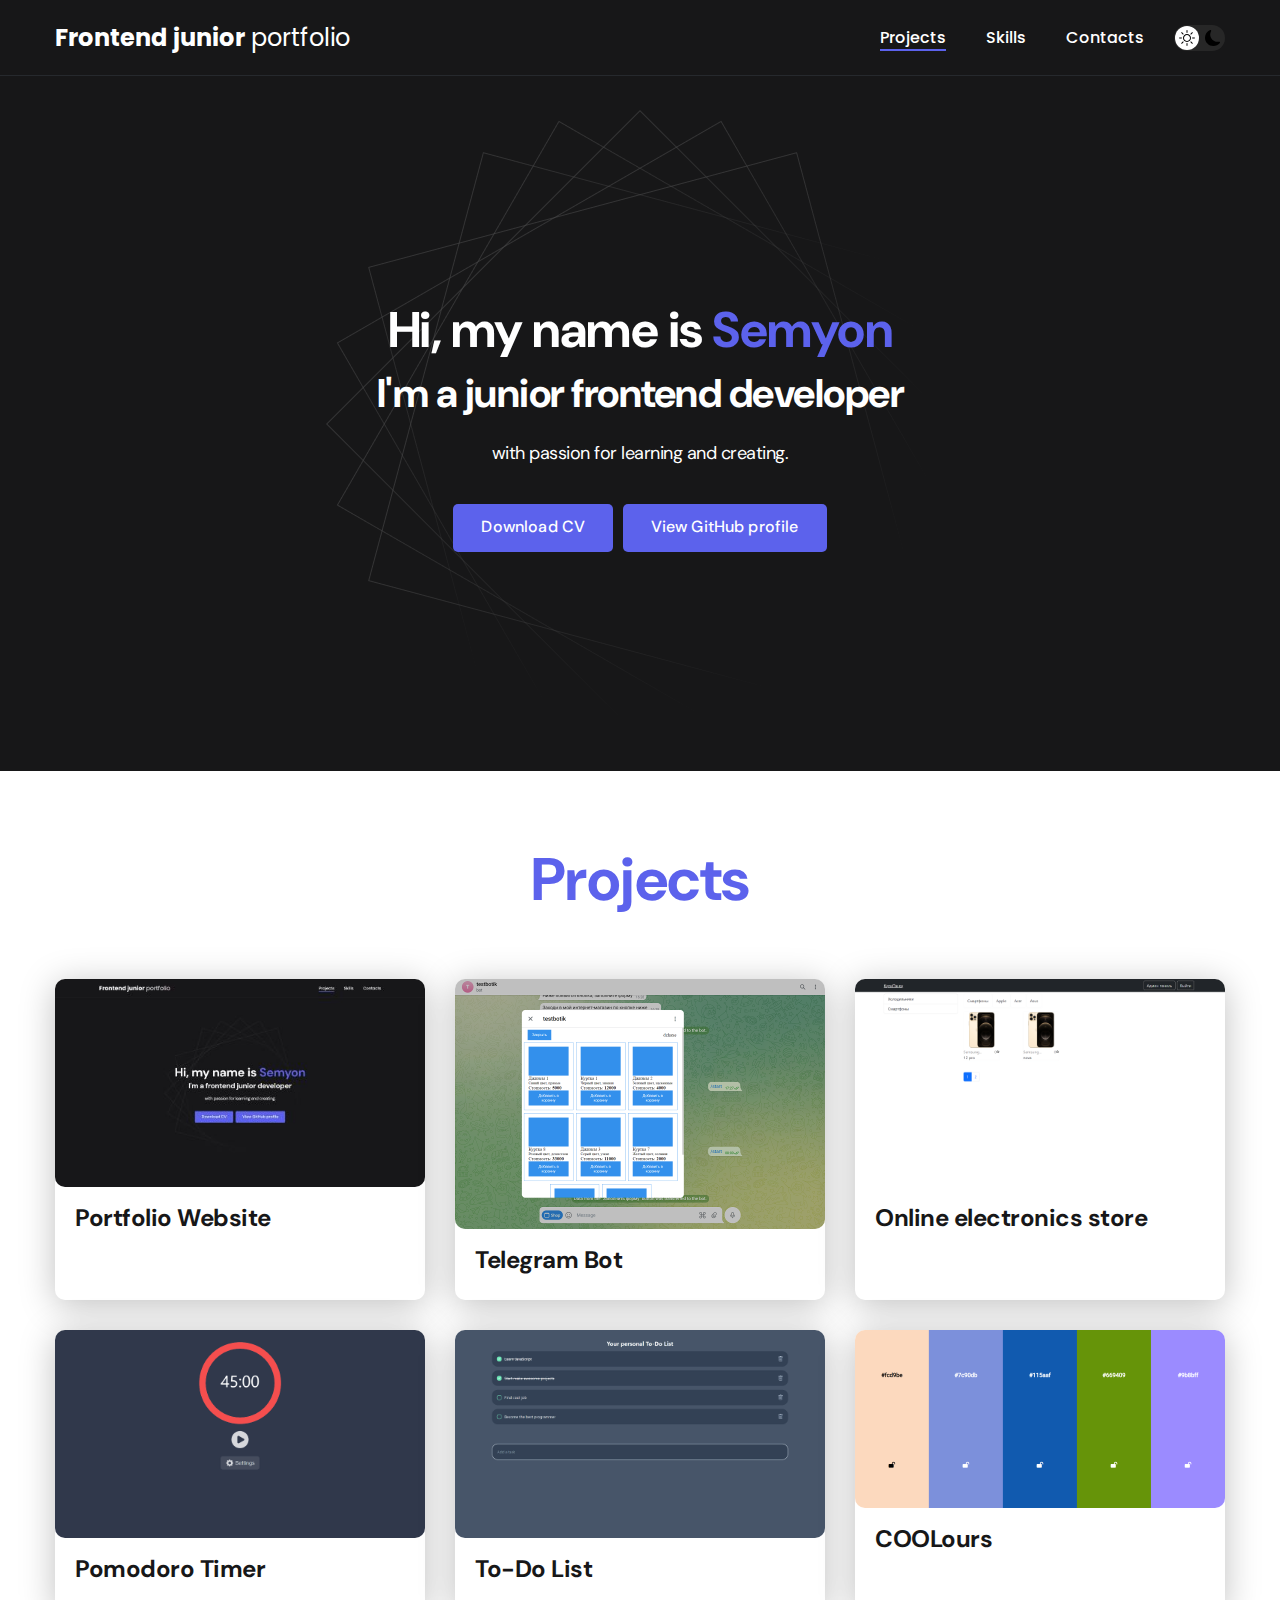
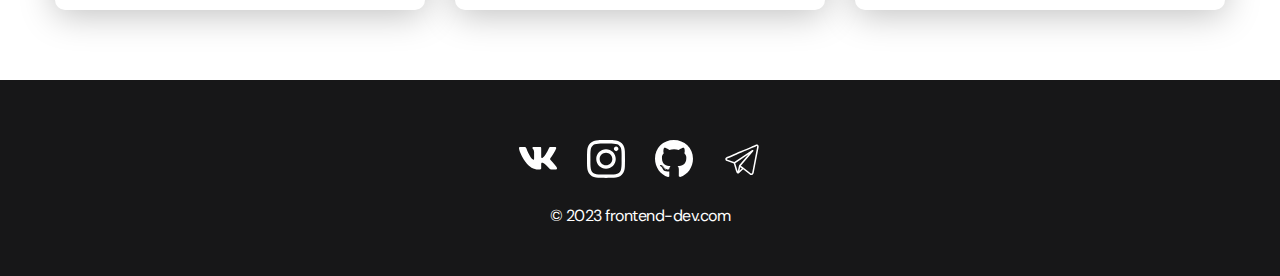
<file: index.html>
<!doctype html>
<html lang="en">
<head>
    <meta charset="UTF-8">
    <meta name="viewport"
          content="width=device-width, user-scalable=no, initial-scale=1.0, maximum-scale=1.0, minimum-scale=1.0">
    <meta http-equiv="X-UA-Compatible" content="ie=edge">
    <link rel="stylesheet" href="CSS/main.css">
    <title>Frontend portfolio</title>
</head>
<body>
<nav class="nav">
    <div class="container">
        <div class="nav-row">
            <a href="index.html" class="logo"> <strong>Frontend junior</strong> portfolio</a>

            <button class="dark-mode-btn">
                <img src="./img/icons/nightMode/sun.svg" alt="Light mode" class="dark-mode-btn__icon">
                <img src="./img/icons/nightMode/moon.svg" alt="Dark mode" class="dark-mode-btn__icon">
            </button>

            <ul class="nav-list">
                <li class="nav-list__item"><a href="index.html"
                                              class="nav-list__link nav-list__link--active">Projects</a></li>
                <li class="nav-list__item"><a href="skills.html" class="nav-list__link">Skills</a></li>
                <li class="nav-list__item"><a href="contacts.html" class="nav-list__link">Contacts</a></li>
            </ul>
        </div>
    </div>
</nav>

<header class="header">
    <div class="header__wrapper">
        <h1 class="header__title">
            <strong>Hi, my name is <em>Semyon</em></strong><br>
            I'm a junior frontend developer
        </h1>
        <div class="header__text">
            <p>with passion for learning and creating.</p>
        </div>
        <a href="https://cloud.mail.ru/public/Ea1S/KTLrLRLiL" class="btn" target="_blank">Download CV</a>
        <a href="https://github.com/AllInEndTo" class="btn" target="_blank">View GitHub profile</a>
    </div>
</header>

<main class="section">
    <div class="container">
        <h2 class="title-1">Projects</h2>
        <ul class="projects">
            <li class="project">
                <a href="projects/project-page1.html">
                    <img src="img/projects_preview/websiteportfolioSmall.jpg" alt="alternative description" class="project__img">
                    <h3 class="project__title">Portfolio Website</h3>
                </a>
            </li>
            <li class="project">
                <a href="projects/project-page2.html">
                    <img src="img/projects_preview/telegramSmall.png" alt="alternative description" class="project__img">
                    <h3 class="project__title">Telegram Bot</h3>
                </a>
            </li>
            <li class="project">
                <a href="projects/project-page3.html">
                    <img src="img/projects_preview/webstoreSmall.png" alt="alternative description" class="project__img">
                    <h3 class="project__title">Online electronics store</h3>
                </a>
            </li>
            <li class="project">
                <a href="projects/project-page4.html">
                    <img src="img/projects_preview/tomatotimerSmall.png" alt="alternative description" class="project__img">
                    <h3 class="project__title">Pomodoro Timer</h3>
                </a>
            </li>
            <li class="project">
                <a href="projects/project-page5.html">
                    <img src="img/projects_preview/todoSmall.png" alt="alternative description" class="project__img">
                    <h3 class="project__title">To-Do List</h3>
                </a>
            </li>
            <li class="project">
                <a href="projects/project-page6.html">
                    <img src="img/projects_preview/cooloursSmall.png" alt="alternative description" class="project__img">
                    <h3 class="project__title">COOLours</h3>
                </a>
            </li>
        </ul>
    </div>
</main>

<footer class="footer">
    <div class="container">
        <div class="footer__wrapper">
            <ul class="social">
                <li class="social__item"><a href="https://vk.com/dzhaxe" target="_blank">
                    <img src="./img/icons/vk.svg" alt="Vkontakte link">
                </a></li>
                <li class="social__item"><a href="https://www.instagram.com/dzhaxe" target="_blank">
                    <img src="./img/icons/instagram.svg" alt="Instagram link">
                </a></li>
                <li class="social__item"><a href="https://github.com/AllInEndTo" target="_blank">
                    <img src="./img/icons/gitHub.svg" alt="GitHub link">
                </a></li>
                <li class="social__item"><a href="https://t.me/dzhaxe" target="_blank">
                    <img src="./img/icons/tg.svg" alt="Telegram link">
                </a></li>
            </ul>
            <div class="copyright">
                <p>© 2023 frontend-dev.com</p>
            </div>
        </div>
    </div>
</footer>

<script src="./js/main.js"></script>
</body>
</html>
</file>
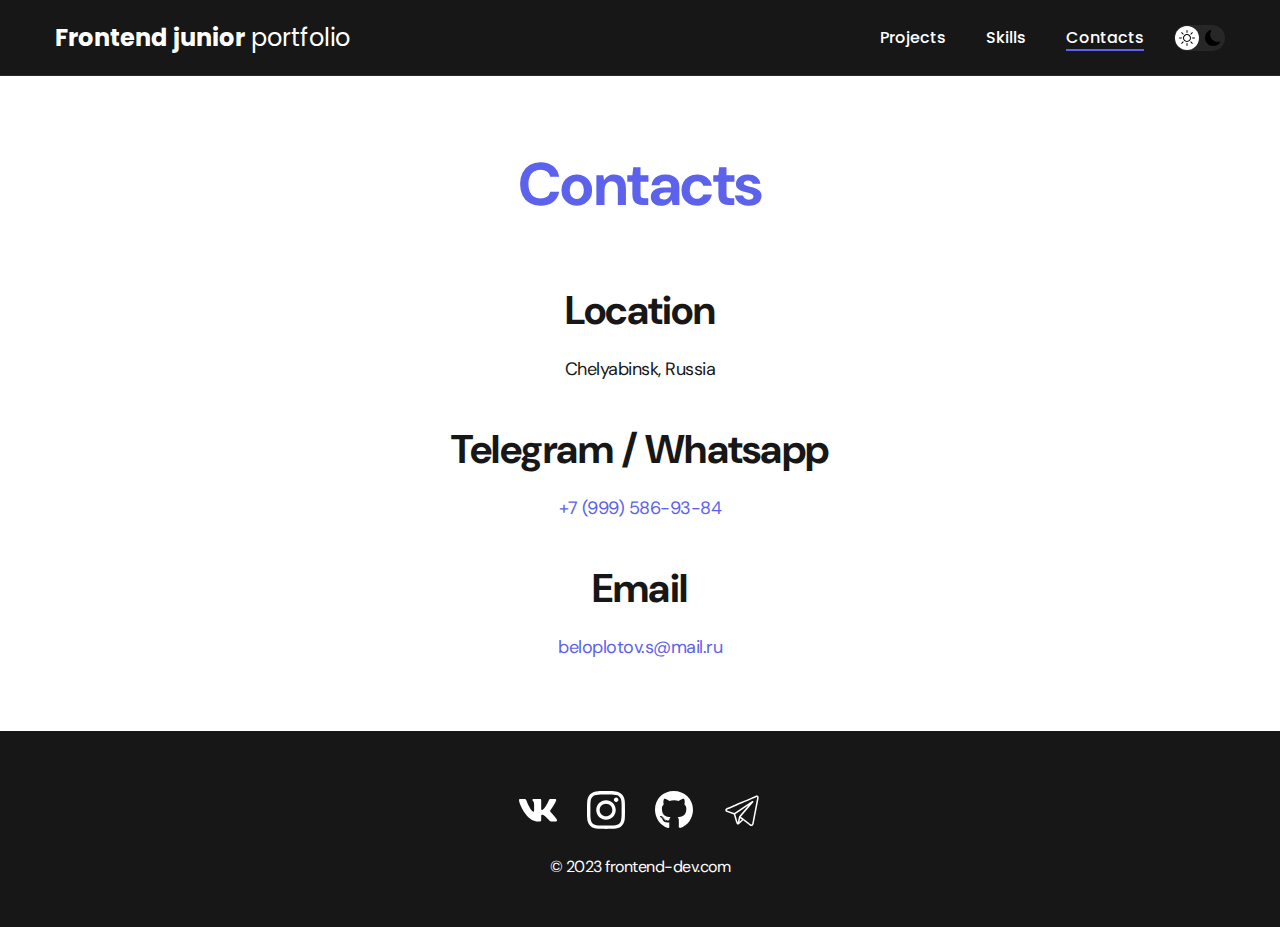
<file: contacts.html>
<!doctype html>
<html lang="en">
<head>
    <meta charset="UTF-8">
    <meta name="viewport"
          content="width=device-width, user-scalable=no, initial-scale=1.0, maximum-scale=1.0, minimum-scale=1.0">
    <meta http-equiv="X-UA-Compatible" content="ie=edge">
    <link rel="stylesheet" href="CSS/main.css">
    <title>Frontend portfolio</title>
</head>
<body>
<nav class="nav">
    <div class="container">
        <div class="nav-row">
            <a href="index.html" class="logo"> <strong>Frontend junior</strong> portfolio</a>

            <button class="dark-mode-btn">
                <img src="./img/icons/nightMode/sun.svg" alt="Light mode" class="dark-mode-btn__icon">
                <img src="./img/icons/nightMode/moon.svg" alt="Dark mode" class="dark-mode-btn__icon">
            </button>

            <ul class="nav-list">
                <li class="nav-list__item"><a href="index.html"
                                              class="nav-list__link">Projects</a></li>
                <li class="nav-list__item"><a href="skills.html" class="nav-list__link">Skills</a></li>
                <li class="nav-list__item"><a href="contacts.html" class="nav-list__link nav-list__link--active">Contacts</a></li>
            </ul>
        </div>
    </div>
</nav>

<main class="section">
    <div class="container">
        <h1 class="title-1">Contacts</h1>
        <ul class="content-list">
            <li class="content-list__item">
                <h2 class="title-2">Location</h2>
                <p>Chelyabinsk, Russia</p>
            </li>
            <li class="content-list__item">
                <h2 class="title-2">Telegram / Whatsapp</h2>
                <p><a href="tel:+79995869384">+7 (999) 586-93-84</a></p>
            </li>
            <li class="content-list__item">
                <h2 class="title-2">Email</h2>
                <p><a href="mailto:beloplotov.s@mail.ru">beloplotov.s@mail.ru</a></p>
            </li>
        </ul>
    </div>
</main>

<footer class="footer">
    <div class="container">
        <div class="footer__wrapper">
            <ul class="social">
                <li class="social__item"><a href="https://vk.com/dzhaxe" target="_blank">
                    <img src="./img/icons/vk.svg" alt="Vkontakte link">
                </a></li>
                <li class="social__item"><a href="https://www.instagram.com/dzhaxe" target="_blank">
                    <img src="./img/icons/instagram.svg" alt="Instagram link">
                </a></li>
                <li class="social__item"><a href="https://github.com/AllInEndTo" target="_blank">
                    <img src="./img/icons/gitHub.svg" alt="GitHub link">
                </a></li>
                <li class="social__item"><a href="https://t.me/dzhaxe" target="_blank">
                    <img src="./img/icons/tg.svg" alt="Telegram link">
                </a></li>
            </ul>
            <div class="copyright">
                <p>© 2023 frontend-dev.com</p>
            </div>
        </div>
    </div>
</footer>

<script src="./js/main.js"></script>
</body>
</html>
</file>
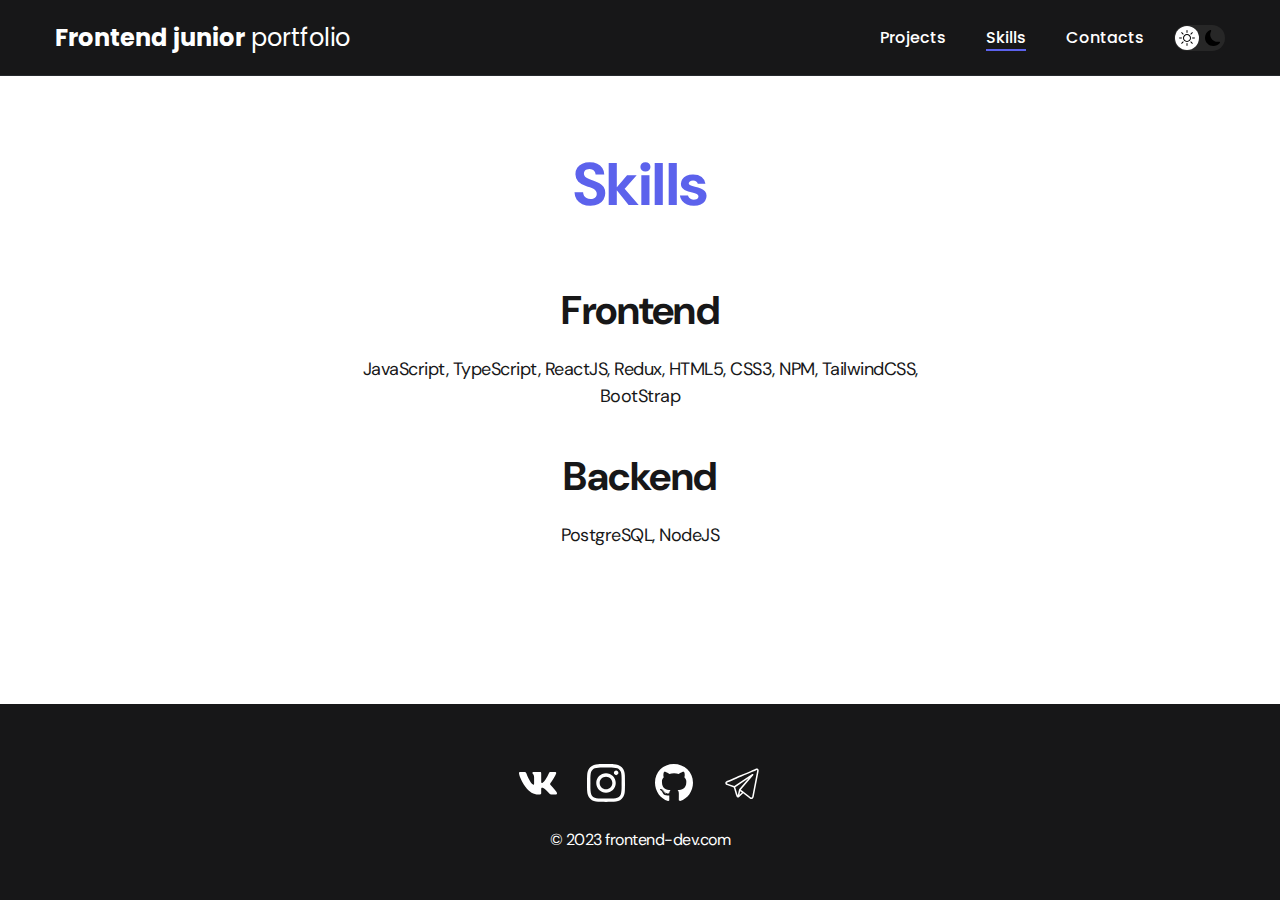
<file: skills.html>
<!doctype html>
<html lang="en">
<head>
    <meta charset="UTF-8">
    <meta name="viewport"
          content="width=device-width, user-scalable=no, initial-scale=1.0, maximum-scale=1.0, minimum-scale=1.0">
    <meta http-equiv="X-UA-Compatible" content="ie=edge">
    <link rel="stylesheet" href="CSS/main.css">
    <title>Frontend portfolio</title>
</head>
<body>
<nav class="nav">
    <div class="container">
        <div class="nav-row">
            <a href="index.html" class="logo"> <strong>Frontend junior</strong> portfolio</a>

            <button class="dark-mode-btn">
                <img src="./img/icons/nightMode/sun.svg" alt="Light mode" class="dark-mode-btn__icon">
                <img src="./img/icons/nightMode/moon.svg" alt="Dark mode" class="dark-mode-btn__icon">
            </button>

            <ul class="nav-list">
                <li class="nav-list__item"><a href="index.html"
                                              class="nav-list__link">Projects</a></li>
                <li class="nav-list__item"><a href="skills.html"
                                              class="nav-list__link nav-list__link--active">Skills</a></li>
                <li class="nav-list__item"><a href="contacts.html" class="nav-list__link">Contacts</a></li>
            </ul>
        </div>
    </div>
</nav>

<main class="section">
    <div class="container">
        <h1 class="title-1">Skills</h1>
        <ul class="content-list">
            <li class="content-list__item">
                <h2 class="title-2">Frontend</h2>
                <p>JavaScript, TypeScript, ReactJS, Redux, HTML5, CSS3, NPM, TailwindCSS, BootStrap</p>
            </li>
            <li class="content-list__item">
                <h2 class="title-2">Backend</h2>
                <p>PostgreSQL, NodeJS </p>
            </li>
        </ul>
    </div>
</main>

<footer class="footer">
    <div class="container">
        <div class="footer__wrapper">
            <ul class="social">
                <li class="social__item"><a href="https://vk.com/dzhaxe" target="_blank">
                    <img src="./img/icons/vk.svg" alt="Vkontakte link">
                </a></li>
                <li class="social__item"><a href="https://www.instagram.com/dzhaxe" target="_blank">
                    <img src="./img/icons/instagram.svg" alt="Instagram link">
                </a></li>
                <li class="social__item"><a href="https://github.com/AllInEndTo" target="_blank">
                    <img src="./img/icons/gitHub.svg" alt="GitHub link">
                </a></li>
                <li class="social__item"><a href="https://t.me/dzhaxe" target="_blank">
                    <img src="./img/icons/tg.svg" alt="Telegram link">
                </a></li>
            </ul>
            <div class="copyright">
                <p>© 2023 frontend-dev.com</p>
            </div>
        </div>
    </div>
</footer>

<script src="./js/main.js"></script>
</body>
</html>
</file>
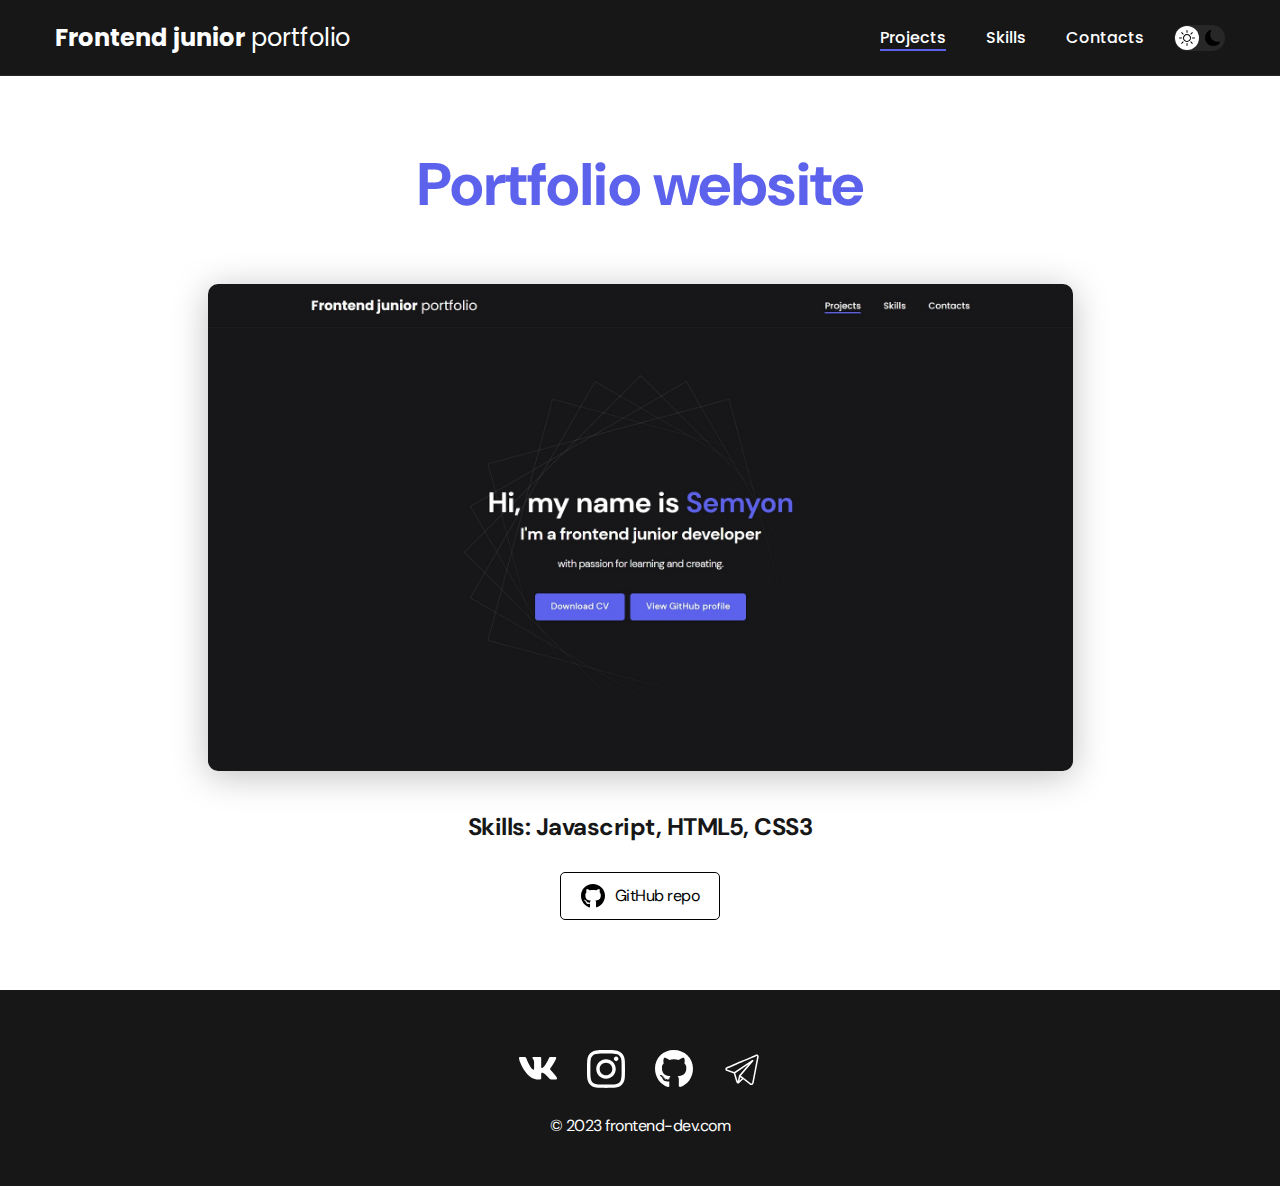
<file: projects/project-page1.html>
<!doctype html>
<html lang="en">
<head>
    <meta charset="UTF-8">
    <meta name="viewport"
          content="width=device-width, user-scalable=no, initial-scale=1.0, maximum-scale=1.0, minimum-scale=1.0">
    <meta http-equiv="X-UA-Compatible" content="ie=edge">
    <link rel="stylesheet" href="../CSS/main.css">
    <title>Frontend portfolio</title>
</head>
<body>
<nav class="nav">
    <div class="container">
        <div class="nav-row">
            <a href="../index.html" class="logo"> <strong>Frontend junior</strong> portfolio</a>

            <button class="dark-mode-btn">
                <img src="../img/icons/nightMode/sun.svg" alt="Light mode" class="dark-mode-btn__icon">
                <img src="../img/icons/nightMode/moon.svg" alt="Dark mode" class="dark-mode-btn__icon">
            </button>

            <ul class="nav-list">
                <li class="nav-list__item"><a href="../index.html"
                                              class="nav-list__link nav-list__link--active">Projects</a></li>
                <li class="nav-list__item"><a href="../skills.html" class="nav-list__link">Skills</a></li>
                <li class="nav-list__item"><a href="../contacts.html" class="nav-list__link">Contacts</a></li>
            </ul>
        </div>
    </div>
</nav>

<main class="section">
    <div class="container">
        <div class="project-details">
            <h1 class="title-1">Portfolio website</h1>

            <img src="../img/projects_overview/websiteportfolioFull.jpg" alt="" class="project-details__cover">

            <div class="project-details__desc">
                <p>Skills: Javascript, HTML5, CSS3</p>
            </div>

            <a href="https://github.com/AllInEndTo/site-porfolio" class="btn-outline"  target="_blank">
                <img src="../img/icons/gitHubBlack.svg" alt="">
                GitHub repo
            </a>
        </div>
    </div>
</main>

<footer class="footer">
    <div class="container">
        <div class="footer__wrapper">
            <ul class="social">
                <li class="social__item"><a href="https://vk.com/dzhaxe" target="_blank">
                    <img src="../img/icons/vk.svg" alt="Vkontakte link">
                </a></li>
                <li class="social__item"><a href="https://www.instagram.com/dzhaxe" target="_blank">
                    <img src="../img/icons/instagram.svg" alt="Instagram link">
                </a></li>
                <li class="social__item"><a href="https://github.com/AllInEndTo" target="_blank">
                    <img src="../img/icons/gitHub.svg" alt="GitHub link">
                </a></li>
                <li class="social__item"><a href="https://t.me/dzhaxe" target="_blank">
                    <img src="../img/icons/tg.svg" alt="Telegram link">
                </a></li>
            </ul>
            <div class="copyright">
                <p>© 2023 frontend-dev.com</p>
            </div>
        </div>
    </div>
</footer>

<script src="../js/main.js"></script>
</body>
</html>
</file>
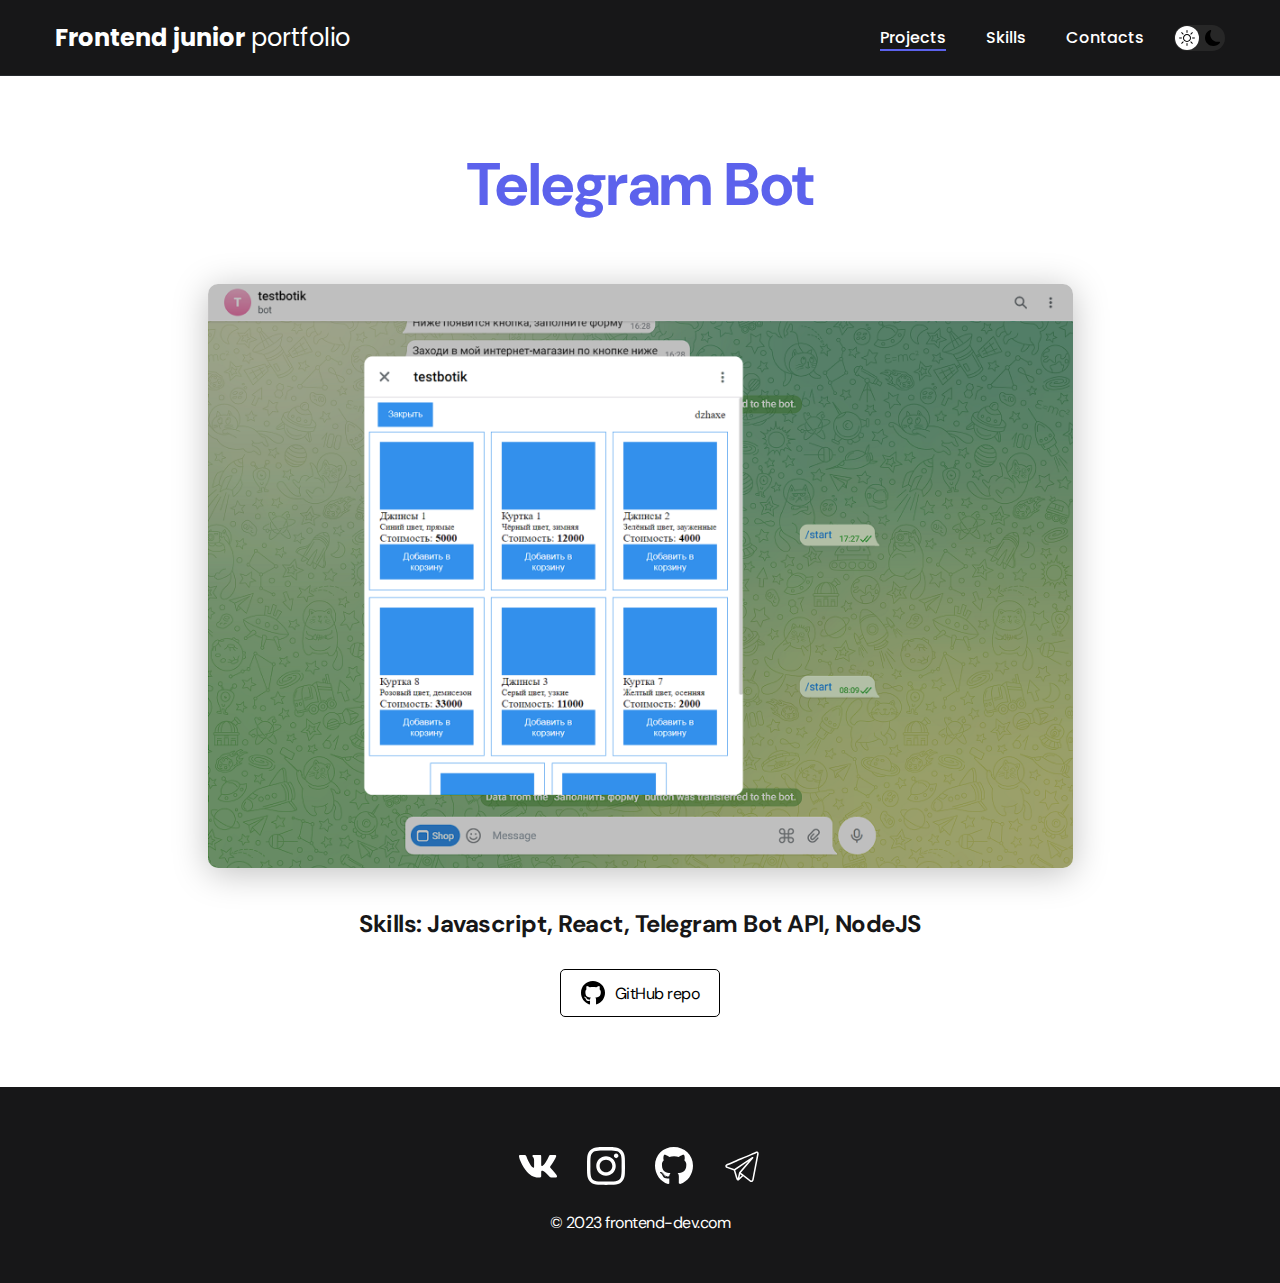
<file: projects/project-page2.html>
<!doctype html>
<html lang="en">
<head>
    <meta charset="UTF-8">
    <meta name="viewport"
          content="width=device-width, user-scalable=no, initial-scale=1.0, maximum-scale=1.0, minimum-scale=1.0">
    <meta http-equiv="X-UA-Compatible" content="ie=edge">
    <link rel="stylesheet" href="../CSS/main.css">
    <title>Frontend portfolio</title>
</head>
<body>
<nav class="nav">
    <div class="container">
        <div class="nav-row">
            <a href="../index.html" class="logo"> <strong>Frontend junior</strong> portfolio</a>

            <button class="dark-mode-btn">
                <img src="../img/icons/nightMode/sun.svg" alt="Light mode" class="dark-mode-btn__icon">
                <img src="../img/icons/nightMode/moon.svg" alt="Dark mode" class="dark-mode-btn__icon">
            </button>

            <ul class="nav-list">
                <li class="nav-list__item"><a href="../index.html"
                                              class="nav-list__link nav-list__link--active">Projects</a></li>
                <li class="nav-list__item"><a href="../skills.html" class="nav-list__link">Skills</a></li>
                <li class="nav-list__item"><a href="../contacts.html" class="nav-list__link">Contacts</a></li>
            </ul>
        </div>
    </div>
</nav>

<main class="section">
    <div class="container">
        <div class="project-details">
            <h1 class="title-1">Telegram Bot</h1>

            <img src="../img/projects_overview/telegramFull.png" alt="" class="project-details__cover">

            <div class="project-details__desc">
                <p>Skills: Javascript, React, Telegram Bot API, NodeJS</p>
            </div>

            <a href="https://github.com/AllInEndTo/tg-bot-react" class="btn-outline" target="_blank">
                <img src="../img/icons/gitHubBlack.svg" alt="">
                GitHub repo
            </a>
        </div>
    </div>
</main>

<footer class="footer">
    <div class="container">
        <div class="footer__wrapper">
            <ul class="social">
                <li class="social__item"><a href="https://vk.com/dzhaxe" target="_blank">
                    <img src="../img/icons/vk.svg" alt="Vkontakte link">
                </a></li>
                <li class="social__item"><a href="https://www.instagram.com/dzhaxe" target="_blank">
                    <img src="../img/icons/instagram.svg" alt="Instagram link">
                </a></li>
                <li class="social__item"><a href="https://github.com/AllInEndTo" target="_blank">
                    <img src="../img/icons/gitHub.svg" alt="GitHub link">
                </a></li>
                <li class="social__item"><a href="https://t.me/dzhaxe" target="_blank">
                    <img src="../img/icons/tg.svg" alt="Telegram link">
                </a></li>
            </ul>
            <div class="copyright">
                <p>© 2023 frontend-dev.com</p>
            </div>
        </div>
    </div>
</footer>

<script src="../js/main.js"></script>
</body>
</html>
</file>
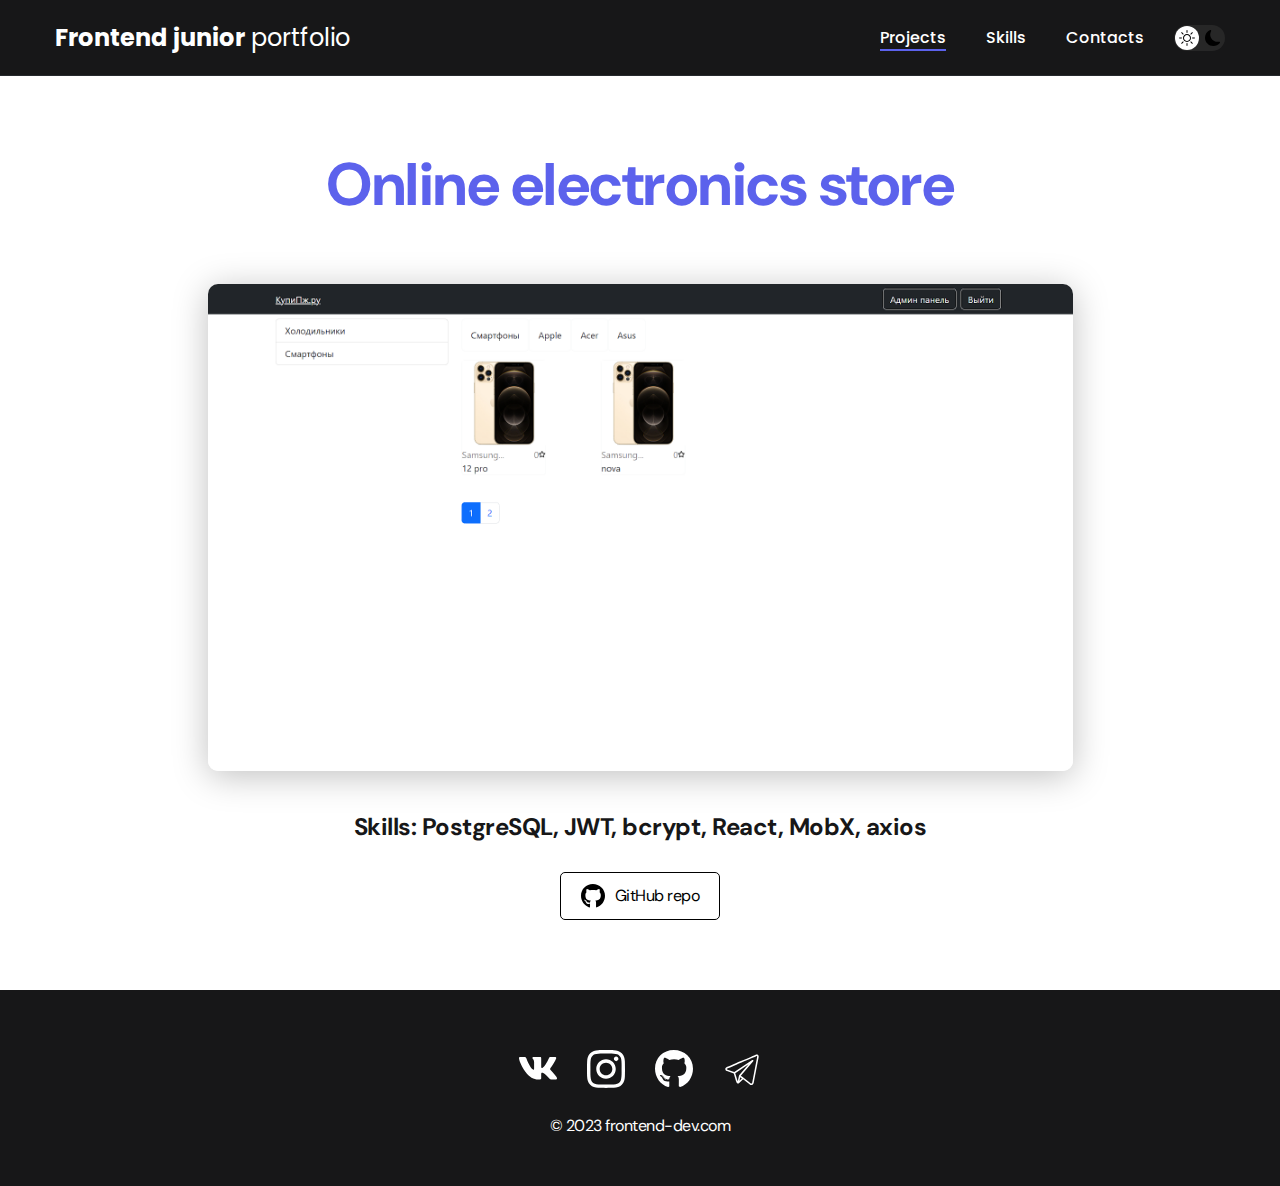
<file: projects/project-page3.html>
<!doctype html>
<html lang="en">
<head>
    <meta charset="UTF-8">
    <meta name="viewport"
          content="width=device-width, user-scalable=no, initial-scale=1.0, maximum-scale=1.0, minimum-scale=1.0">
    <meta http-equiv="X-UA-Compatible" content="ie=edge">
    <link rel="stylesheet" href="../CSS/main.css">
    <title>Frontend portfolio</title>
</head>
<body>
<nav class="nav">
    <div class="container">
        <div class="nav-row">
            <a href="../index.html" class="logo"> <strong>Frontend junior</strong> portfolio</a>

            <button class="dark-mode-btn">
                <img src="../img/icons/nightMode/sun.svg" alt="Light mode" class="dark-mode-btn__icon">
                <img src="../img/icons/nightMode/moon.svg" alt="Dark mode" class="dark-mode-btn__icon">
            </button>

            <ul class="nav-list">
                <li class="nav-list__item"><a href="../index.html"
                                              class="nav-list__link nav-list__link--active">Projects</a></li>
                <li class="nav-list__item"><a href="../skills.html" class="nav-list__link">Skills</a></li>
                <li class="nav-list__item"><a href="../contacts.html" class="nav-list__link">Contacts</a></li>
            </ul>
        </div>
    </div>
</nav>

<main class="section">
    <div class="container">
        <div class="project-details">
            <h1 class="title-1">Online electronics store</h1>

            <img src="../img/projects_overview/webstoreFull.png" alt="" class="project-details__cover">

            <div class="project-details__desc">
                <p>Skills: PostgreSQL, JWT, bcrypt, React, MobX, axios</p>
            </div>

            <a href="https://github.com/AllInEndTo/online-store" class="btn-outline" target="_blank">
                <img src="../img/icons/gitHubBlack.svg" alt="">
                GitHub repo
            </a>
        </div>
    </div>
</main>

<footer class="footer">
    <div class="container">
        <div class="footer__wrapper">
            <ul class="social">
                <li class="social__item"><a href="https://vk.com/dzhaxe" target="_blank">
                    <img src="../img/icons/vk.svg" alt="Vkontakte link">
                </a></li>
                <li class="social__item"><a href="https://www.instagram.com/dzhaxe" target="_blank">
                    <img src="../img/icons/instagram.svg" alt="Instagram link">
                </a></li>
                <li class="social__item"><a href="https://github.com/AllInEndTo" target="_blank">
                    <img src="../img/icons/gitHub.svg" alt="GitHub link">
                </a></li>
                <li class="social__item"><a href="https://t.me/dzhaxe" target="_blank">
                    <img src="../img/icons/tg.svg" alt="Telegram link">
                </a></li>
            </ul>
            <div class="copyright">
                <p>© 2023 frontend-dev.com</p>
            </div>
        </div>
    </div>
</footer>

<script src="../js/main.js"></script>
</body>
</html>
</file>
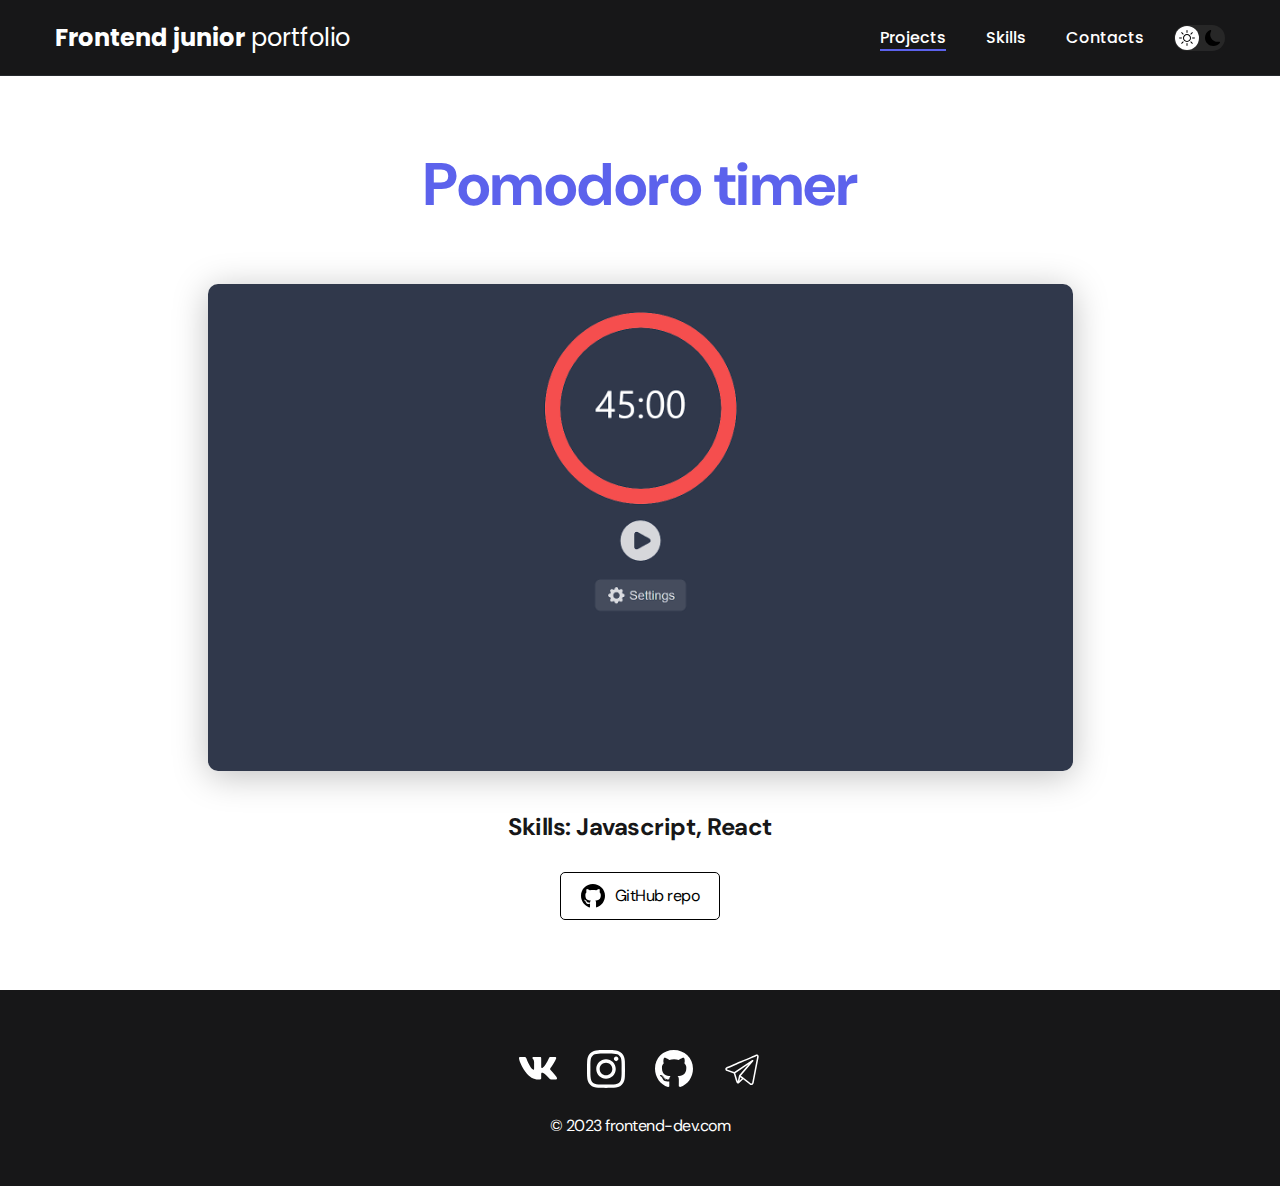
<file: projects/project-page4.html>
<!doctype html>
<html lang="en">
<head>
    <meta charset="UTF-8">
    <meta name="viewport"
          content="width=device-width, user-scalable=no, initial-scale=1.0, maximum-scale=1.0, minimum-scale=1.0">
    <meta http-equiv="X-UA-Compatible" content="ie=edge">
    <link rel="stylesheet" href="../CSS/main.css">
    <title>Frontend portfolio</title>
</head>
<body>
<nav class="nav">
    <div class="container">
        <div class="nav-row">
            <a href="../index.html" class="logo"> <strong>Frontend junior</strong> portfolio</a>

            <button class="dark-mode-btn">
                <img src="../img/icons/nightMode/sun.svg" alt="Light mode" class="dark-mode-btn__icon">
                <img src="../img/icons/nightMode/moon.svg" alt="Dark mode" class="dark-mode-btn__icon">
            </button>

            <ul class="nav-list">
                <li class="nav-list__item"><a href="../index.html"
                                              class="nav-list__link nav-list__link--active">Projects</a></li>
                <li class="nav-list__item"><a href="../skills.html" class="nav-list__link">Skills</a></li>
                <li class="nav-list__item"><a href="../contacts.html" class="nav-list__link">Contacts</a></li>
            </ul>
        </div>
    </div>
</nav>

<main class="section">
    <div class="container">
        <div class="project-details">
            <h1 class="title-1">Pomodoro timer</h1>

            <img src="../img/projects_overview/tomatotimerFull.png" alt="" class="project-details__cover">

            <div class="project-details__desc">
                <p>Skills: Javascript, React</p>
            </div>

            <a href="https://github.com/AllInEndTo/PomodorTimer" class="btn-outline" target="_blank">
                <img src="../img/icons/gitHubBlack.svg" alt="">
                GitHub repo
            </a>
        </div>
    </div>
</main>

<footer class="footer">
    <div class="container">
        <div class="footer__wrapper">
            <ul class="social">
                <li class="social__item"><a href="https://vk.com/dzhaxe" target="_blank">
                    <img src="../img/icons/vk.svg" alt="Vkontakte link">
                </a></li>
                <li class="social__item"><a href="https://www.instagram.com/dzhaxe" target="_blank">
                    <img src="../img/icons/instagram.svg" alt="Instagram link">
                </a></li>
                <li class="social__item"><a href="https://github.com/AllInEndTo" target="_blank">
                    <img src="../img/icons/gitHub.svg" alt="GitHub link">
                </a></li>
                <li class="social__item"><a href="https://t.me/dzhaxe" target="_blank">
                    <img src="../img/icons/tg.svg" alt="Telegram link">
                </a></li>
            </ul>
            <div class="copyright">
                <p>© 2023 frontend-dev.com</p>
            </div>
        </div>
    </div>
</footer>

<script src="../js/main.js"></script>
</body>
</html>
</file>
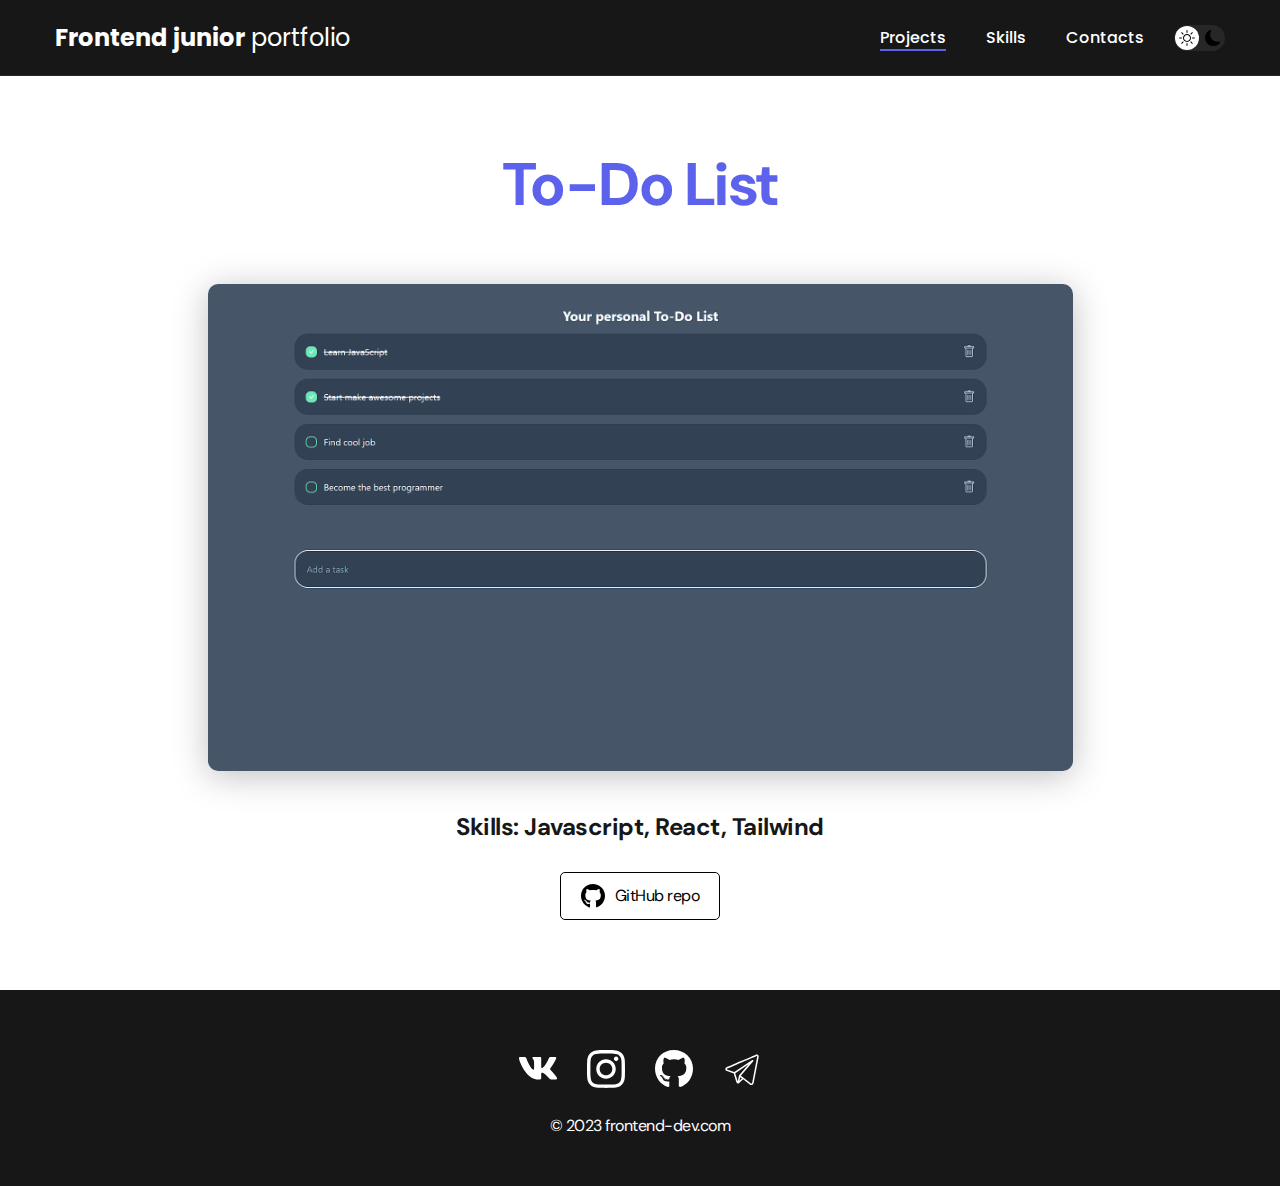
<file: projects/project-page5.html>
<!doctype html>
<html lang="en">
<head>
    <meta charset="UTF-8">
    <meta name="viewport"
          content="width=device-width, user-scalable=no, initial-scale=1.0, maximum-scale=1.0, minimum-scale=1.0">
    <meta http-equiv="X-UA-Compatible" content="ie=edge">
    <link rel="stylesheet" href="../CSS/main.css">
    <title>Frontend portfolio</title>
</head>
<body>
<nav class="nav">
    <div class="container">
        <div class="nav-row">
            <a href="../index.html" class="logo"> <strong>Frontend junior</strong> portfolio</a>

            <button class="dark-mode-btn">
                <img src="../img/icons/nightMode/sun.svg" alt="Light mode" class="dark-mode-btn__icon">
                <img src="../img/icons/nightMode/moon.svg" alt="Dark mode" class="dark-mode-btn__icon">
            </button>

            <ul class="nav-list">
                <li class="nav-list__item"><a href="../index.html"
                                              class="nav-list__link nav-list__link--active">Projects</a></li>
                <li class="nav-list__item"><a href="../skills.html" class="nav-list__link">Skills</a></li>
                <li class="nav-list__item"><a href="../contacts.html" class="nav-list__link">Contacts</a></li>
            </ul>
        </div>
    </div>
</nav>

<main class="section">
    <div class="container">
        <div class="project-details">
            <h1 class="title-1">To-Do List</h1>

            <img src="../img/projects_overview/todoFull.png" alt="" class="project-details__cover">

            <div class="project-details__desc">
                <p>Skills: Javascript, React, Tailwind</p>
            </div>

            <a href="https://github.com/AllInEndTo/todo-list" class="btn-outline" target="_blank">
                <img src="../img/icons/gitHubBlack.svg" alt="">
                GitHub repo
            </a>
        </div>
    </div>
</main>

<footer class="footer">
    <div class="container">
        <div class="footer__wrapper">
            <ul class="social">
                <li class="social__item"><a href="https://vk.com/dzhaxe" target="_blank">
                    <img src="../img/icons/vk.svg" alt="Vkontakte link">
                </a></li>
                <li class="social__item"><a href="https://www.instagram.com/dzhaxe" target="_blank">
                    <img src="../img/icons/instagram.svg" alt="Instagram link">
                </a></li>
                <li class="social__item"><a href="https://github.com/AllInEndTo" target="_blank">
                    <img src="../img/icons/gitHub.svg" alt="GitHub link">
                </a></li>
                <li class="social__item"><a href="https://t.me/dzhaxe" target="_blank">
                    <img src="../img/icons/tg.svg" alt="Telegram link">
                </a></li>
            </ul>
            <div class="copyright">
                <p>© 2023 frontend-dev.com</p>
            </div>
        </div>
    </div>
</footer>

<script src="../js/main.js"></script>
</body>
</html>
</file>
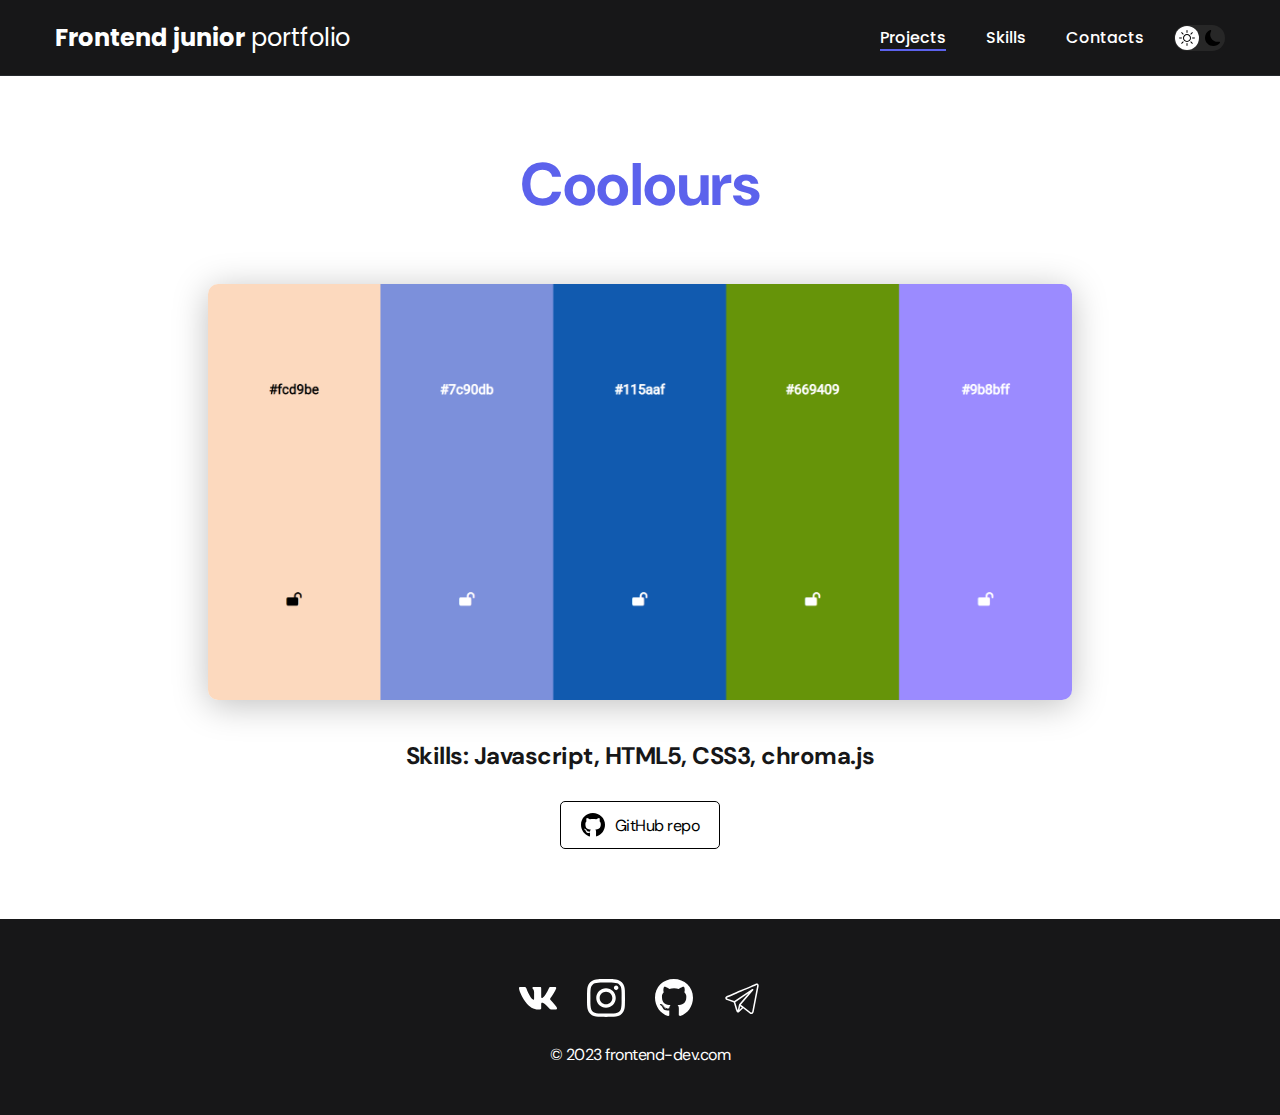
<file: projects/project-page6.html>
<!doctype html>
<html lang="en">
<head>
    <meta charset="UTF-8">
    <meta name="viewport"
          content="width=device-width, user-scalable=no, initial-scale=1.0, maximum-scale=1.0, minimum-scale=1.0">
    <meta http-equiv="X-UA-Compatible" content="ie=edge">
    <link rel="stylesheet" href="../CSS/main.css">
    <title>Frontend portfolio</title>
</head>
<body>
<nav class="nav">
    <div class="container">
        <div class="nav-row">
            <a href="../index.html" class="logo"> <strong>Frontend junior</strong> portfolio</a>

            <button class="dark-mode-btn">
                <img src="../img/icons/nightMode/sun.svg" alt="Light mode" class="dark-mode-btn__icon">
                <img src="../img/icons/nightMode/moon.svg" alt="Dark mode" class="dark-mode-btn__icon">
            </button>

            <ul class="nav-list">
                <li class="nav-list__item"><a href="../index.html"
                                              class="nav-list__link nav-list__link--active">Projects</a></li>
                <li class="nav-list__item"><a href="../skills.html" class="nav-list__link">Skills</a></li>
                <li class="nav-list__item"><a href="../contacts.html" class="nav-list__link">Contacts</a></li>
            </ul>
        </div>
    </div>
</nav>

<main class="section">
    <div class="container">
        <div class="project-details">
            <h1 class="title-1">Coolours</h1>

            <img src="../img/projects_overview/cooloursFull.png" alt="" class="project-details__cover">

            <div class="project-details__desc">
                <p>Skills: Javascript, HTML5, CSS3, chroma.js</p>
            </div>

            <a href="https://github.com/AllInEndTo/coolours" class="btn-outline" target="_blank">
                <img src="../img/icons/gitHubBlack.svg" alt="">
                GitHub repo
            </a>
        </div>
    </div>
</main>

<footer class="footer">
    <div class="container">
        <div class="footer__wrapper">
            <ul class="social">
                <li class="social__item"><a href="https://vk.com/dzhaxe" target="_blank">
                    <img src="../img/icons/vk.svg" alt="Vkontakte link">
                </a></li>
                <li class="social__item"><a href="https://www.instagram.com/dzhaxe" target="_blank">
                    <img src="../img/icons/instagram.svg" alt="Instagram link">
                </a></li>
                <li class="social__item"><a href="https://github.com/AllInEndTo" target="_blank">
                    <img src="../img/icons/gitHub.svg" alt="GitHub link">
                </a></li>
                <li class="social__item"><a href="https://t.me/dzhaxe" target="_blank">
                    <img src="../img/icons/tg.svg" alt="Telegram link">
                </a></li>
            </ul>
            <div class="copyright">
                <p>© 2023 frontend-dev.com</p>
            </div>
        </div>
    </div>
</footer>

<script src="../js/main.js"></script>
</body>
</html>
</file>
<file: CSS/main.css>
@import "reset.css";
@import url('https://fonts.googleapis.com/css2?family=DM+Sans:wght@400;500;700&family=Poppins:wght@400;500;700&display=swap');

/*
font-family: 'DM Sans', sans-serif;
font-family: 'Poppins', sans-serif;
*/

:root {
    --blackpure: #000;
    --black: #171718;
    --black-border: #26292d;
    --white: #fff;
    --purple: #5c62ec;
    --orange: #ffbc40;

    --text-color: var(--black);
    --dark-bg: var(--black);
    --dark-border: var(--black-border);
    --header-text: var(--white);
    --accent: var(--purple);
    --accentd: var(--orange);


    /* Light mode */
    --page-bg: var(--white);
    --text-color: var(--black);

    --title-1: var(--accent);

    --project-card-bg: var(--white);
    --project-card-text: var(--black);
    --box-shadow: 0 5px 35px rgba(0, 0, 0, 0.25);
}

.dark {
    /* Dark mode */
    --page-bg: #252526;
    --text-color: var(--white);

    --title-1: var(--accentd);

    --project-card-bg: var(--black);
    --project-card-text: var(--white);
    --box-shadow: 0 5px 35px rgba(0, 0, 0, 0.8);
}

html, body {
    display: flex;
    flex-direction: column;
    min-height: 100vh;

    font-family: 'DM Sans', sans-serif;
    letter-spacing: -0.5px;

    /* Color mode*/

    background-color: var(--page-bg);
    color: var(--text-color);
}

/* General */

.container {
    margin: 0 auto;
    padding: 0 15px;
    max-width: 1200px;
}

.section {
    padding: 70px 0;
}

.title-1 {
    margin-bottom: 60px;
    font-size: 60px;
    font-weight: 700;
    line-height: 1.3;
    color: var(--title-1);
    text-align: center;
}

.title-2 {
    margin-bottom: 20px;

    font-size: 40px;
    line-height: 1.3;
    font-weight: 700;
}

/* Navigation */

.nav {
    padding: 20px 0;
    border-bottom: 1px solid var(--dark-border);
    background-color: var(--dark-bg);
    color: var(--header-text);
    letter-spacing: normal;
}

.nav-row {
    display: flex;
    justify-content: flex-end;
    align-items: center;
    column-gap: 30px;
    row-gap: 20px;
    flex-wrap: wrap;
}

.logo {
    margin-right: auto;
    color: var(--header-text);
    font-size: 24px;
    font-family: 'Poppins', sans-serif;
}

.logo strong {
    font-weight: 700;
}

.nav-list {
    display: flex;
    flex-wrap: wrap;
    row-gap: 10px;
    align-items: center;
    column-gap: 40px;
    font-size: 16px;
    font-weight: 500;
    font-family: 'Poppins', sans-serif;
}

.nav-list__link {
    color: var(--header-text);
    transition: opacity 0.2s ease-in;
}

.nav-list__link:hover {
    opacity: 0.8;
}

.nav-list__link--active {
    position: relative;
}

.nav-list__link--active::before {
    content: '';

    position: absolute;
    left: 0;
    top: 100%;

    display: block;
    height: 2px;
    width: 100%;
    background-color: var(--title-1);
}

/* Dark mode button */

.dark-mode-btn {
    order: 9;
    position: relative;
    display: flex;
    justify-content: space-between;

    width: 51px;
    height: 26px;
    padding: 5px;

    border-radius: 50px;
    background-color: #272727;
}

.dark-mode-btn::before {
    content: '';

    position: absolute;
    top: 1px;
    left: 1px;

    display: block;
    width: 24px;
    height: 24px;

    border-radius: 50%;
    background-color: var(--white);

    transition: left 0.2s ease-in;
}

.dark-mode-btn--active::before {
    left: 26px;
}

.dark-mode-btn__icon {
    position: relative;
    z-index: 9;
}

/* Header */

.header {
    padding: 40px 0;
    min-height: 695px;

    display: flex;
    justify-content: center;
    align-items: center;

    background-color: var(--dark-bg);
    background-image: url('../img/header-bg.png');
    background-repeat: no-repeat;
    background-size: auto;
    background-position: center center;

    color: var(--header-text);
    text-align: center;
}

.header__wrapper {
    padding: 0 15px;
    max-width: 660px;
}

.header__title {
    margin-bottom: 20px;
    font-size: 40px;
    font-weight: 700;
    line-height: 1.4;
}

.header__title strong {
    font-size: 50px;
    font-weight: 700;
}

.header__title em {
    font-style: normal;
    color: var(--title-1);
}

.header__text {
    margin-bottom: 40px;
    font-size: 18px;
    line-height: 1.333;
}

.header__text p + p {
    margin-top: 0.5em;
}

/* Button */

.btn {
    display: inline-block;
    height: 48px;
    padding: 12px 28px;
    margin: 0 3px;

    border-radius: 5px;
    background-color: var(--title-1);
    color: var(--white);
    letter-spacing: 0.15px;
    font-size: 16px;
    font-weight: 500;

    transition: opacity 0.2s ease-in;
}

.btn:hover {
    opacity: 0.8;
}

.btn:active {
    position: relative;
    top: 1px;
}

/* Button outline */

.btn-outline {
    display: flex;
    column-gap: 10px;
    align-items: center;

    height: 48px;
    padding: 12px 20px;

    border-radius: 5px;
    border: 1px solid var(--blackpure);
    background-color: var(--white);
    color: var(--blackpure);
}

.btn-outline:hover {
    opacity: 0.8;
}

.btn-outline:active {
    position: relative;
    top: 1px;
}

/* Projects */

.projects {
    display: flex;
    justify-content: center;
    flex-wrap: wrap;
    column-gap: 30px;
    row-gap: 30px;
}

.project {
    max-width: 370px;
    background-color: var(--project-card-bg);
    box-shadow: var(--box-shadow);
    border-radius: 10px;
}

.project__img {
    border-radius: 10px;
}

.project__title {
    padding: 15px 20px 25px;
    font-weight: 700;
    font-size: 24px;
    line-height: 1.3;
    color: var(--project-card-text);
}

/* Project details */

.project-details {
    margin: 0 auto;
    max-width: 865px;

    display: flex;
    flex-direction: column;
    align-items: center;
    text-align: center;
}

.project-details__cover {
    max-width: 100%;
    margin-bottom: 40px;
    box-shadow: 0 5px 35px rgba(0, 0, 0, 0.25);
    border-radius: 10px;
}

.project-details__desc {
    margin-bottom: 30px;
    font-weight: 700;
    font-size: 24px;
    line-height: 1.3;
}

/* Content List*/

.content-list {
    margin: 0 auto;
    max-width: 570px;
    display: flex;
    flex-direction: column;
    align-items: center;
    row-gap: 40px;
    text-align: center;
}

.content-list a {
    color: var(--accent);
}

.content-list__item {
    font-size: 18px;
    line-height: 1.5;
}

.content-list__item p + p {
    margin-top: 0.5em;
}

/* Footer */

.footer {
    margin-top: auto;
    padding: 60px 0 50px;
    background-color: var(--dark-bg);
    color: var(--header-text);
}

.footer__wrapper {
    display: flex;
    flex-direction: column;
    align-items: center;
    row-gap: 27px;
}

.social {
    display: flex;
    column-gap: 30px;
    align-items: center;
}

.copyright p + p {
    margin-top: 0.5em;
}

@media (max-width: 620px) {

    /* Header */
    .header {
        min-height: unset;
    }

    .header__title {
        font-size: 30px;
    }

    .header__title strong {
        font-size: 40px;
    }

    /* Navigation */
    .nav-row {
        justify-content: space-between;
    }

    .dark-mode-btn {
        order: 0;
    }

    /* General */
    .section {
        padding: 40px 0;
    }

    .title-1 {
        margin-bottom: 30px;
        font-size: 40px;
    }

    .title-2 {
        margin-bottom: 10px;
        font-size: 30px;
    }

    /* Projects */
    .project__title {
        font-size: 22px;
    }

    /* Project page */
    .project-details__desc {
        margin-bottom: 20px;
        font-size: 22px;
    }

    /* Content list */
    .content-list {
        row-gap: 20px;
    }

    .content-list__item {
        font-size: 16px;
    }

    /* Footer */
    .footer {
        padding: 40px 0 30px;
    }

    .footer__wrapper {
        row-gap: 20px;
    }

    /* Social */
    .social {
        column-gap: 20px;
    }

    .social__item {
        width: 28px;
    }

    /* Button */
    .btn {
        margin: 5px 3px;
    }
}
</file>
